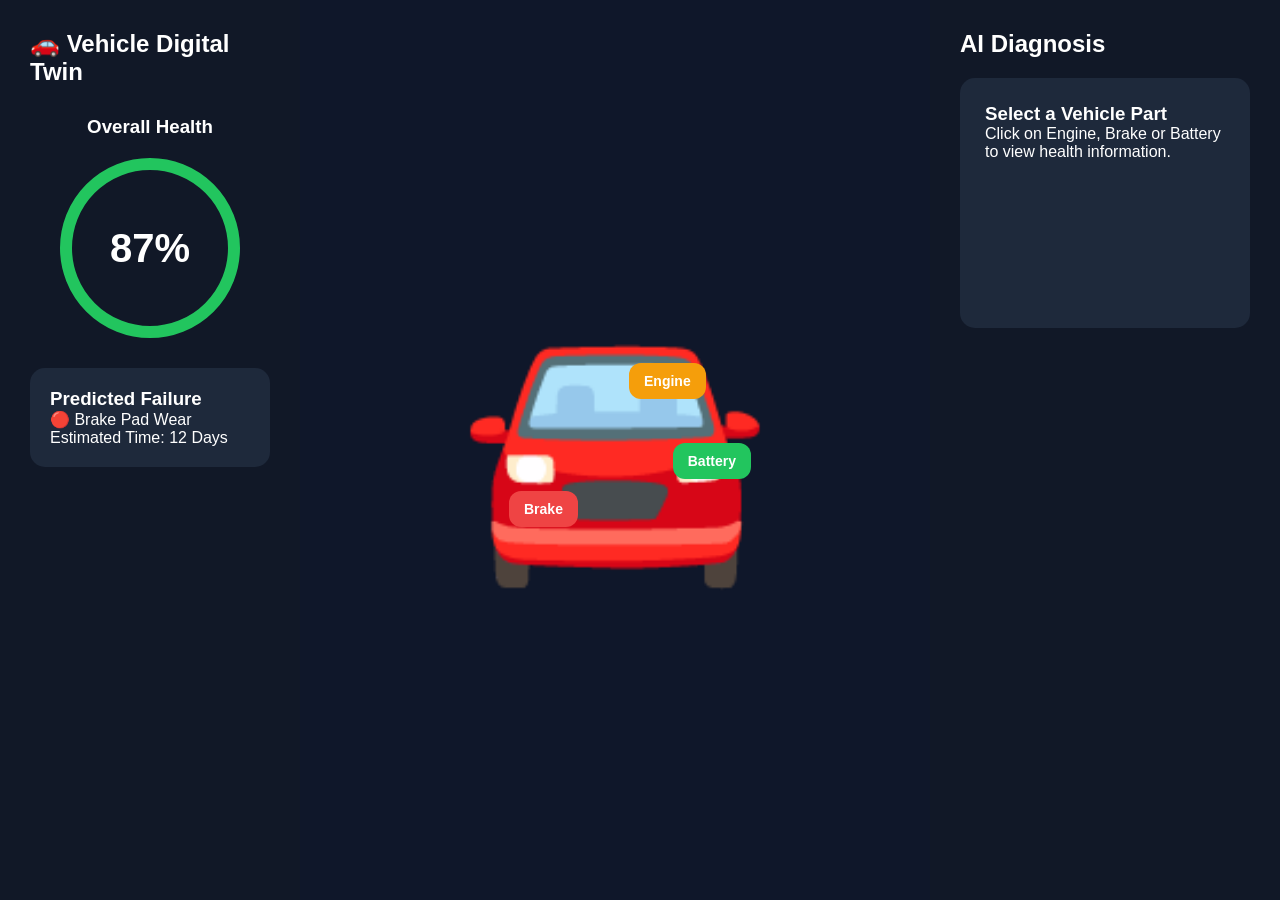
<file: index.html>
<!DOCTYPE html>
<html lang="en">
<head>
    <meta charset="UTF-8">
    <meta name="viewport" content="width=device-width, initial-scale=1.0">
    <title>Vehicle Digital Twin</title>
    <link rel="stylesheet" href="style.css">
</head>
<body>

<div class="container">

    <!-- Left Panel -->
    <aside class="left-panel">
        <h1>🚗 Vehicle Digital Twin</h1>

        <div class="health-card">
            <h3>Overall Health</h3>

            <div class="circle">
                <span>87%</span>
            </div>
        </div>

        <div class="prediction">
            <h3>Predicted Failure</h3>
            <p>🔴 Brake Pad Wear</p>
            <p>Estimated Time: 12 Days</p>
        </div>
    </aside>

    <!-- Vehicle Section -->
    <main class="vehicle-area">

        <div class="vehicle">

            <div class="part engine" onclick="showInfo('engine')">
                Engine
            </div>

            <div class="part brake" onclick="showInfo('brake')">
                Brake
            </div>

            <div class="part battery" onclick="showInfo('battery')">
                Battery
            </div>

            <div class="car">
                🚘
            </div>

        </div>

    </main>

    <!-- Right Panel -->
    <aside class="right-panel">

        <h2>AI Diagnosis</h2>

        <div id="info-box">
            <h3>Select a Vehicle Part</h3>
            <p>
                Click on Engine, Brake or Battery
                to view health information.
            </p>
        </div>

    </aside>

</div>

<script src="script.js"></script>

</body>
</html>
</file>
<file: style.css>
*{
    margin:0;
    padding:0;
    box-sizing:border-box;
    font-family:'Segoe UI',sans-serif;
}

body{
    background:#0f172a;
    color:white;
}

/* Layout */

.container{
    display:grid;
    grid-template-columns:300px 1fr 350px;
    min-height:100vh;
}

/* Left Panel */

.left-panel{
    background:#111827;
    padding:30px;
}

.left-panel h1{
    margin-bottom:30px;
}

.health-card{
    text-align:center;
}

.circle{
    width:180px;
    height:180px;
    border-radius:50%;
    border:12px solid #22c55e;
    display:flex;
    align-items:center;
    justify-content:center;
    margin:20px auto;
}

.circle span{
    font-size:40px;
    font-weight:bold;
}

.prediction{
    background:#1e293b;
    padding:20px;
    margin-top:30px;
    border-radius:15px;
}

/* Vehicle Area */

.vehicle-area{
    display:flex;
    justify-content:center;
    align-items:center;
    padding:20px;
}

.vehicle{
    position:relative;
}

.car{
    font-size:250px;
}

/* Hotspots */

.part{
    position:absolute;
    padding:10px 15px;
    border-radius:12px;
    cursor:pointer;
    font-size:14px;
    font-weight:bold;
    transition:.3s;
}

.part:hover{
    transform:scale(1.1);
}

.engine{
    background:#f59e0b;
    top:60px;
    left:170px;
}

.brake{
    background:#ef4444;
    bottom:70px;
    left:50px;
}

.battery{
    background:#22c55e;
    top:140px;
    right:20px;
}

/* Right Panel */

.right-panel{
    background:#111827;
    padding:30px;
}

#info-box{
    margin-top:20px;
    background:#1e293b;
    padding:25px;
    border-radius:15px;
    min-height:250px;
}

/* Tablet */

@media(max-width:1024px){

    .container{
        grid-template-columns:1fr;
    }

    .car{
        font-size:180px;
    }

    .left-panel,
    .right-panel{
        text-align:center;
    }

}

/* Mobile */

@media(max-width:768px){

    .container{
        display:flex;
        flex-direction:column;
    }

    .vehicle-area{
        order:2;
    }

    .right-panel{
        order:3;
    }

    .car{
        font-size:120px;
    }

    .circle{
        width:130px;
        height:130px;
    }

    .circle span{
        font-size:28px;
    }

    .part{
        font-size:11px;
        padding:6px 8px;
    }

    .engine{
        top:10px;
        left:70px;
    }

    .battery{
        top:55px;
        right:-10px;
    }

    .brake{
        bottom:10px;
        left:10px;
    }

}

/* Small Phones */

@media(max-width:480px){

    .car{
        font-size:90px;
    }

    .engine{
        top:-5px;
        left:45px;
    }

    .battery{
        top:35px;
        right:-15px;
    }

    .brake{
        bottom:0;
        left:-5px;
    }

}
</file>
